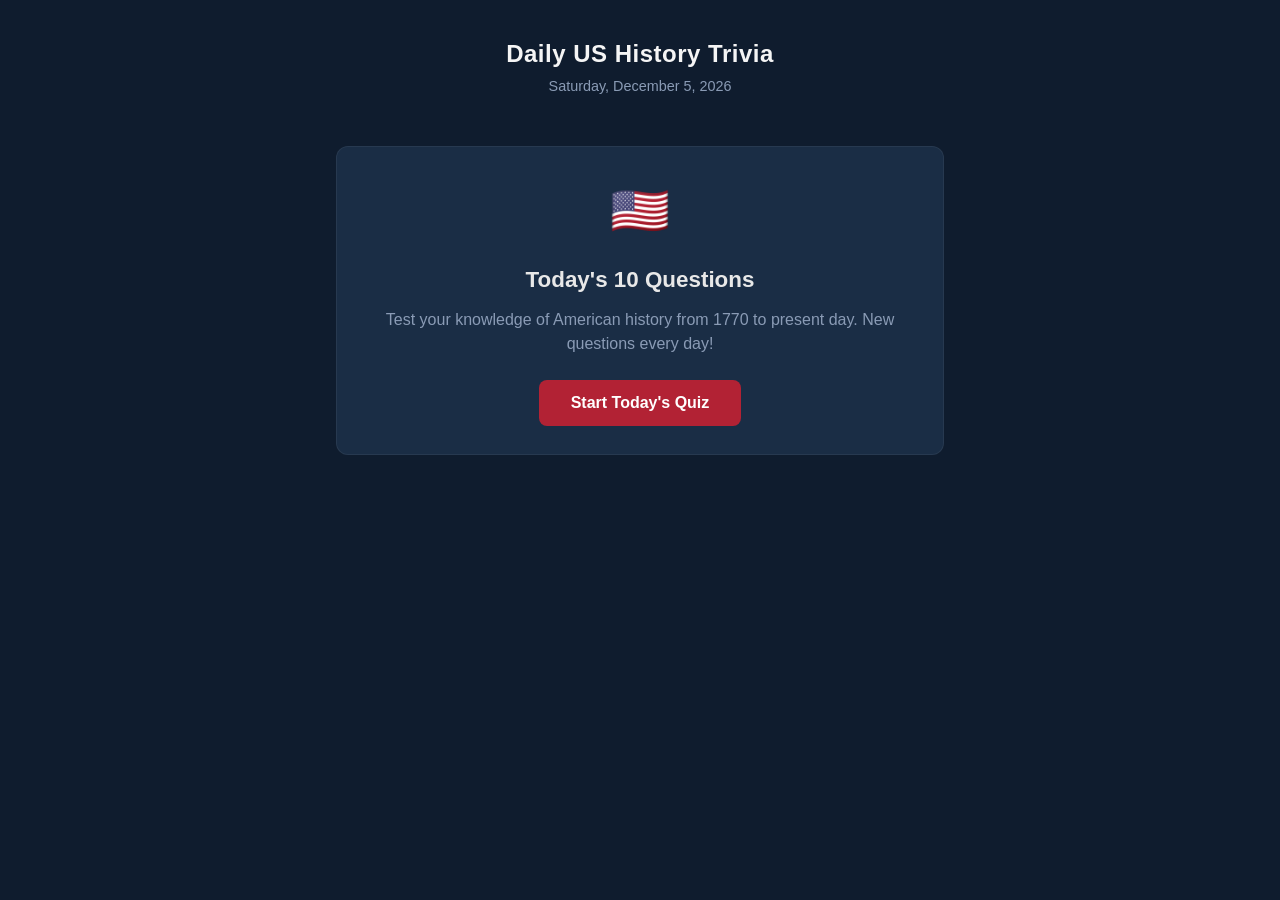
<file: index.html>
<!DOCTYPE html>
<html lang="en">
<head>
  <meta charset="UTF-8">
  <meta name="viewport" content="width=device-width, initial-scale=1.0">
  <title>Daily US History Trivia</title>
  <link rel="stylesheet" href="style.css">
</head>
<body>
  <div class="app">
    <header>
      <h1>Daily US History Trivia</h1>
      <p class="date" id="today-date"></p>
    </header>

    <!-- Start Screen -->
    <div id="screen-start" class="screen active">
      <div class="card start-card">
        <div class="start-icon">&#127482;&#127480;</div>
        <h2>Today's 10 Questions</h2>
        <p>Test your knowledge of American history from 1770 to present day. New questions every day!</p>
        <div id="streak-display" class="streak-display hidden">
          <span class="streak-flame">&#128293;</span>
          <span id="streak-count"></span> day streak
        </div>
        <button id="btn-start" class="btn btn-primary">Start Today's Quiz</button>
        <p id="already-played" class="already-played hidden">
          You already completed today's quiz! Score: <span id="prev-score"></span>/10
        </p>
        <button id="btn-practice" class="btn btn-outline hidden">Another practice round?</button>
        <p id="practice-done" class="already-played hidden">
          Practice round complete! Score: <span id="prev-practice-score"></span>/10
        </p>
      </div>
    </div>

    <!-- Quiz Screen -->
    <div id="screen-quiz" class="screen">
      <div class="progress-bar">
        <div class="progress-fill" id="progress-fill"></div>
      </div>
      <div class="question-counter">
        Question <span id="q-current">1</span> of 10
      </div>
      <div class="card quiz-card">
        <div class="era-badge" id="era-badge"></div>
        <h2 class="question-text" id="question-text"></h2>
        <div class="choices" id="choices"></div>
        <button id="btn-next" class="btn btn-primary hidden">Next Question</button>
      </div>
    </div>

    <!-- Results Screen -->
    <div id="screen-results" class="screen">
      <div class="card results-card">
        <h2 id="results-title">Today's Results</h2>
        <div class="score-circle">
          <span class="score-number" id="final-score">0</span>
          <span class="score-label">out of 10</span>
        </div>
        <p class="score-message" id="score-message"></p>
        <div id="results-streak" class="streak-display hidden">
          <span class="streak-flame">&#128293;</span>
          <span id="results-streak-count"></span> day streak!
        </div>
        <div class="results-breakdown" id="results-breakdown"></div>
        <button id="btn-practice-results" class="btn btn-outline hidden">Another practice round?</button>
        <button id="btn-home" class="btn btn-secondary">Back to Home</button>
      </div>
    </div>
  </div>

  <script src="questions.js"></script>
  <script src="app.js"></script>
</body>
</html>
</file>
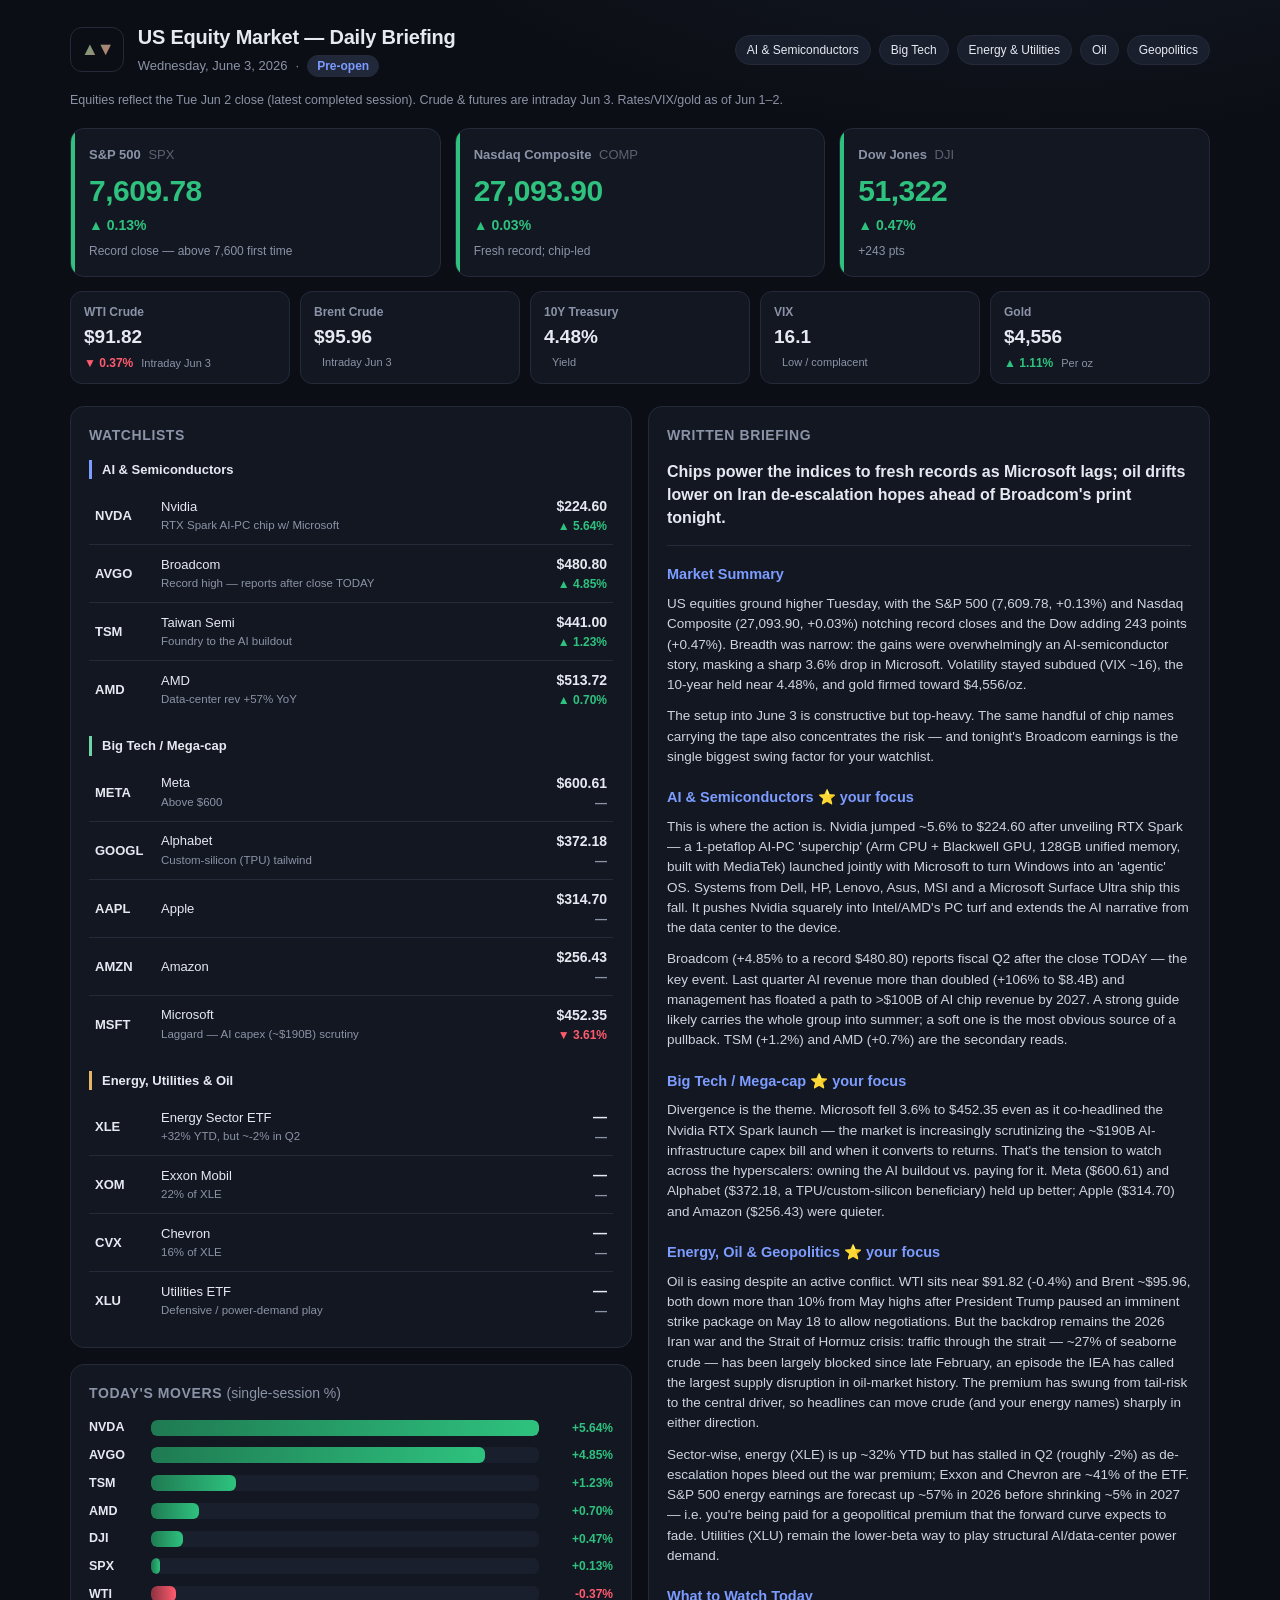
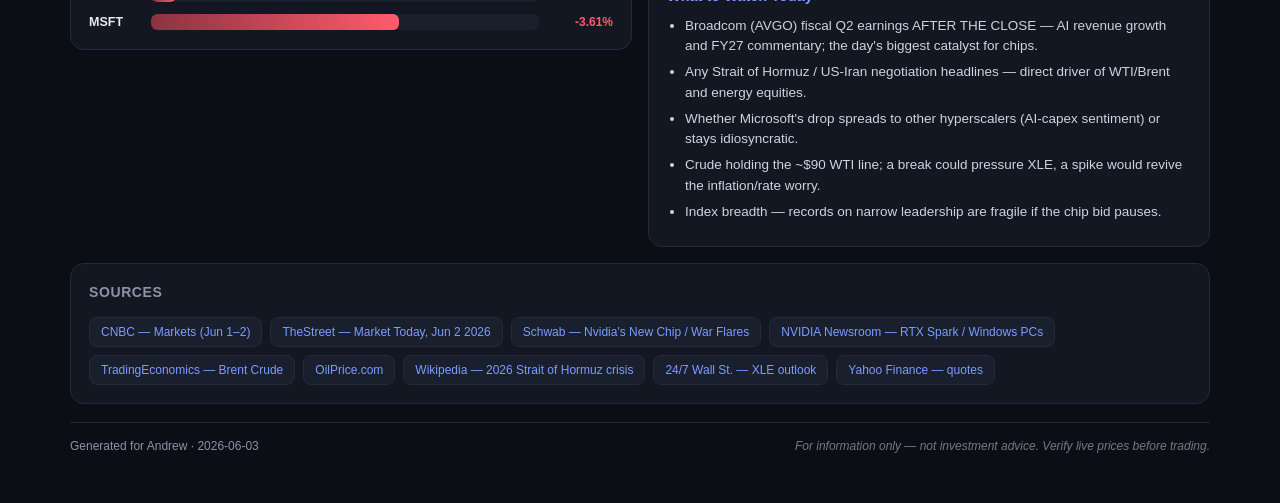
<file: market-briefing/index.html>
<!DOCTYPE html>
<html lang="en">
<head>
  <meta charset="UTF-8" />
  <meta name="viewport" content="width=device-width, initial-scale=1.0" />
  <title>US Equity Daily Briefing</title>
  <link rel="stylesheet" href="style.css" />
</head>
<body>
  <div class="wrap">

    <!-- Header -->
    <header class="topbar">
      <div class="brand">
        <div class="logo">▲▼</div>
        <div>
          <h1 id="m-title">US Equity Market — Daily Briefing</h1>
          <div class="sub"><span id="m-date"></span> · <span class="status-pill" id="m-status"></span></div>
        </div>
      </div>
      <div class="focus" id="m-focus"></div>
    </header>
    <p class="asof" id="m-asof"></p>

    <!-- Index tiles -->
    <section class="indices" id="indices" aria-label="Headline indices"></section>

    <!-- Macro strip -->
    <section class="macro" id="macro" aria-label="Cross-asset"></section>

    <!-- Two-column main: dashboard left, briefing right -->
    <div class="main">
      <div class="col-left">
        <section class="panel">
          <h2 class="panel-h">Watchlists</h2>
          <div class="groups" id="groups"></div>
        </section>

        <section class="panel">
          <h2 class="panel-h">Today's Movers <span class="muted">(single-session %)</span></h2>
          <div class="movers" id="movers"></div>
        </section>
      </div>

      <div class="col-right">
        <section class="panel briefing">
          <h2 class="panel-h">Written Briefing</h2>
          <p class="headline" id="brief-headline"></p>
          <div id="brief-body"></div>
        </section>
      </div>
    </div>

    <!-- Sources + footer -->
    <section class="panel">
      <h2 class="panel-h">Sources</h2>
      <div class="sources" id="sources"></div>
    </section>

    <footer class="foot">
      <span id="gen-note"></span>
      <span class="disclaimer">For information only — not investment advice. Verify live prices before trading.</span>
    </footer>
  </div>

  <script src="data.js"></script>
  <script src="app.js"></script>
</body>
</html>
</file>
<file: style.css>
*, *::before, *::after {
  box-sizing: border-box;
  margin: 0;
  padding: 0;
}

:root {
  --blue: #1a3a5c;
  --blue-light: #2c5f8a;
  --red: #b22234;
  --red-dark: #8b1a28;
  --gold: #daa520;
  --white: #f5f5f5;
  --bg: #0f1c2e;
  --card-bg: #1a2d45;
  --text: #e8e8e8;
  --text-muted: #8a9bb5;
  --correct: #2e7d32;
  --correct-bg: rgba(46, 125, 50, 0.15);
  --wrong: #c62828;
  --wrong-bg: rgba(198, 40, 40, 0.15);
  --radius: 12px;
}

body {
  font-family: -apple-system, BlinkMacSystemFont, "Segoe UI", Roboto, sans-serif;
  background: var(--bg);
  color: var(--text);
  min-height: 100vh;
  line-height: 1.5;
}

.app {
  max-width: 640px;
  margin: 0 auto;
  padding: 16px;
  min-height: 100vh;
}

header {
  text-align: center;
  padding: 20px 0 8px;
}

header h1 {
  font-size: 1.5rem;
  color: var(--white);
  letter-spacing: 0.5px;
}

.date {
  color: var(--text-muted);
  font-size: 0.9rem;
  margin-top: 4px;
}

/* Screens */
.screen {
  display: none;
}

.screen.active {
  display: block;
}

/* Cards */
.card {
  background: var(--card-bg);
  border-radius: var(--radius);
  padding: 28px 24px;
  border: 1px solid rgba(255, 255, 255, 0.06);
}

/* Start Screen */
.start-card {
  text-align: center;
  margin-top: 40px;
}

.start-icon {
  font-size: 3rem;
  margin-bottom: 16px;
}

.start-card h2 {
  font-size: 1.4rem;
  margin-bottom: 12px;
}

.start-card p {
  color: var(--text-muted);
  margin-bottom: 24px;
}

.streak-display {
  display: flex;
  align-items: center;
  justify-content: center;
  gap: 6px;
  font-size: 1.1rem;
  font-weight: 600;
  color: var(--gold);
  margin-bottom: 20px;
}

.streak-flame {
  font-size: 1.3rem;
}

.already-played {
  color: var(--text-muted);
  font-size: 0.9rem;
  margin-top: 16px;
}

/* Practice round badge */
.practice-badge {
  display: inline-block;
  background: var(--gold);
  color: var(--bg);
  font-size: 0.75rem;
  font-weight: 700;
  padding: 3px 10px;
  border-radius: 20px;
  margin-bottom: 8px;
  letter-spacing: 0.5px;
  text-transform: uppercase;
}

/* Buttons */
.btn {
  display: inline-block;
  padding: 14px 32px;
  border: none;
  border-radius: 8px;
  font-size: 1rem;
  font-weight: 600;
  cursor: pointer;
  transition: background 0.2s, transform 0.1s;
}

.btn:active {
  transform: scale(0.97);
}

.btn-primary {
  background: var(--red);
  color: white;
}

.btn-primary:hover {
  background: var(--red-dark);
}

.btn-secondary {
  background: var(--blue-light);
  color: white;
}

.btn-secondary:hover {
  background: var(--blue);
}

.btn-outline {
  background: transparent;
  color: var(--gold);
  border: 2px solid var(--gold);
  margin-top: 16px;
}

.btn-outline:hover {
  background: rgba(218, 165, 32, 0.15);
}

/* Progress Bar */
.progress-bar {
  height: 6px;
  background: rgba(255, 255, 255, 0.1);
  border-radius: 3px;
  margin-bottom: 12px;
  overflow: hidden;
}

.progress-fill {
  height: 100%;
  background: var(--red);
  border-radius: 3px;
  transition: width 0.4s ease;
  width: 0;
}

.question-counter {
  text-align: center;
  color: var(--text-muted);
  font-size: 0.85rem;
  margin-bottom: 16px;
}

/* Quiz Card */
.quiz-card {
  position: relative;
}

.era-badge {
  display: inline-block;
  background: var(--blue-light);
  color: var(--white);
  font-size: 0.75rem;
  font-weight: 600;
  padding: 4px 12px;
  border-radius: 20px;
  margin-bottom: 16px;
  letter-spacing: 0.3px;
}

.question-text {
  font-size: 1.15rem;
  line-height: 1.6;
  margin-bottom: 24px;
  font-weight: 500;
}

/* Choices */
.choices {
  display: flex;
  flex-direction: column;
  gap: 10px;
  margin-bottom: 20px;
}

.choice-btn {
  display: flex;
  align-items: center;
  gap: 12px;
  width: 100%;
  padding: 14px 16px;
  background: rgba(255, 255, 255, 0.04);
  border: 2px solid rgba(255, 255, 255, 0.1);
  border-radius: 10px;
  color: var(--text);
  font-size: 0.95rem;
  cursor: pointer;
  text-align: left;
  transition: border-color 0.2s, background 0.2s;
  line-height: 1.4;
}

.choice-btn:hover:not(.disabled) {
  border-color: rgba(255, 255, 255, 0.3);
  background: rgba(255, 255, 255, 0.08);
}

.choice-letter {
  flex-shrink: 0;
  width: 30px;
  height: 30px;
  display: flex;
  align-items: center;
  justify-content: center;
  border-radius: 50%;
  background: rgba(255, 255, 255, 0.1);
  font-weight: 700;
  font-size: 0.85rem;
}

.choice-btn.correct {
  border-color: var(--correct);
  background: var(--correct-bg);
}

.choice-btn.correct .choice-letter {
  background: var(--correct);
  color: white;
}

.choice-btn.wrong {
  border-color: var(--wrong);
  background: var(--wrong-bg);
}

.choice-btn.wrong .choice-letter {
  background: var(--wrong);
  color: white;
}

.choice-btn.disabled {
  cursor: default;
  opacity: 0.6;
}

.choice-btn.correct.disabled,
.choice-btn.wrong.disabled {
  opacity: 1;
}

#btn-next {
  width: 100%;
  margin-top: 4px;
}

/* Results Screen */
.results-card {
  text-align: center;
  margin-top: 24px;
}

.results-card h2 {
  margin-bottom: 24px;
}

.score-circle {
  display: flex;
  flex-direction: column;
  align-items: center;
  justify-content: center;
  width: 140px;
  height: 140px;
  border-radius: 50%;
  border: 4px solid var(--gold);
  margin: 0 auto 20px;
}

.score-number {
  font-size: 3rem;
  font-weight: 800;
  color: var(--gold);
  line-height: 1;
}

.score-label {
  font-size: 0.85rem;
  color: var(--text-muted);
}

.score-message {
  font-size: 1.1rem;
  margin-bottom: 24px;
  color: var(--text-muted);
}

.results-breakdown {
  text-align: left;
  margin-bottom: 24px;
}

.result-item {
  display: flex;
  gap: 10px;
  padding: 12px 0;
  border-bottom: 1px solid rgba(255, 255, 255, 0.06);
  font-size: 0.9rem;
}

.result-item:last-child {
  border-bottom: none;
}

.result-icon {
  flex-shrink: 0;
  font-size: 1.1rem;
  margin-top: 1px;
}

.result-question {
  color: var(--text-muted);
  line-height: 1.4;
}

.result-answer {
  color: var(--text);
  font-weight: 500;
}

#btn-home {
  margin-top: 8px;
}

.hidden {
  display: none !important;
}

/* Responsive */
@media (max-width: 480px) {
  .app {
    padding: 12px;
  }

  header h1 {
    font-size: 1.25rem;
  }

  .card {
    padding: 20px 16px;
  }

  .question-text {
    font-size: 1.05rem;
  }
}
</file>
<file: market-briefing/style.css>
:root {
  --bg: #0b0e14;
  --panel: #131722;
  --panel-2: #1a1f2e;
  --line: #242a3a;
  --text: #e6e9f0;
  --muted: #8b93a7;
  --up: #2ec27e;
  --down: #ff5b6e;
  --flat: #8b93a7;
  --accent: #7c9cff;
  --radius: 14px;
  font-synthesis: none;
}

* { box-sizing: border-box; }

body {
  margin: 0;
  background: radial-gradient(1200px 600px at 80% -10%, #161c2b 0%, var(--bg) 60%);
  color: var(--text);
  font-family: -apple-system, BlinkMacSystemFont, "Segoe UI", Roboto, Helvetica, Arial, sans-serif;
  line-height: 1.5;
  -webkit-font-smoothing: antialiased;
}

.wrap { max-width: 1180px; margin: 0 auto; padding: 22px 20px 48px; }

/* ---- Header ---- */
.topbar {
  display: flex; align-items: center; justify-content: space-between;
  gap: 16px; flex-wrap: wrap;
}
.brand { display: flex; align-items: center; gap: 14px; }
.logo {
  font-size: 18px; letter-spacing: -2px; font-weight: 800;
  background: linear-gradient(135deg, var(--up), var(--down));
  -webkit-background-clip: text; background-clip: text; color: transparent;
  border: 1px solid var(--line); border-radius: 12px; padding: 8px 10px;
}
h1 { font-size: 20px; margin: 0; font-weight: 700; letter-spacing: -0.2px; }
.sub { color: var(--muted); font-size: 13px; margin-top: 3px; display: flex; align-items: center; gap: 8px; }
.status-pill {
  background: #20283a; color: var(--accent); border: 1px solid var(--line);
  padding: 1px 9px; border-radius: 999px; font-size: 12px; font-weight: 600;
}
.focus { display: flex; flex-wrap: wrap; gap: 8px; }
.chip {
  font-size: 12px; color: var(--text); background: var(--panel-2);
  border: 1px solid var(--line); padding: 5px 11px; border-radius: 999px;
}
.asof { color: var(--muted); font-size: 12.5px; margin: 14px 0 18px; }

/* ---- Index tiles ---- */
.indices {
  display: grid; grid-template-columns: repeat(3, 1fr); gap: 14px; margin-bottom: 14px;
}
.tile {
  background: var(--panel); border: 1px solid var(--line); border-radius: var(--radius);
  padding: 16px 18px; position: relative; overflow: hidden;
}
.tile::before {
  content: ""; position: absolute; left: 0; top: 0; bottom: 0; width: 4px;
  background: var(--flat);
}
.tile.up::before { background: var(--up); }
.tile.down::before { background: var(--down); }
.tile-name { font-size: 13px; color: var(--muted); font-weight: 600; }
.tile-name .tk { color: var(--muted); opacity: .6; font-weight: 500; margin-left: 4px; }
.tile-val { font-size: 30px; font-weight: 750; letter-spacing: -0.5px; margin: 4px 0 2px; }
.tile-chg { font-size: 14px; font-weight: 700; }
.tile-note { font-size: 12px; color: var(--muted); margin-top: 6px; }

/* ---- Macro strip ---- */
.macro {
  display: grid; grid-template-columns: repeat(5, 1fr); gap: 10px; margin-bottom: 22px;
}
.macro-cell {
  background: var(--panel); border: 1px solid var(--line); border-radius: 12px; padding: 11px 13px;
}
.macro-label { font-size: 12px; color: var(--muted); font-weight: 600; }
.macro-val { font-size: 19px; font-weight: 700; margin: 2px 0; }
.macro-meta { display: flex; align-items: center; gap: 8px; }
.macro-chg { font-size: 12px; font-weight: 700; }
.macro-sub { font-size: 11px; color: var(--muted); }

/* ---- Colors for up/down/flat ---- */
.up { color: var(--up); }
.down { color: var(--down); }
.flat { color: var(--flat); }

/* ---- Main grid ---- */
.main { display: grid; grid-template-columns: 1fr 1fr; gap: 16px; align-items: start; }
.panel {
  background: var(--panel); border: 1px solid var(--line); border-radius: var(--radius);
  padding: 18px; margin-bottom: 16px;
}
.panel-h { font-size: 14px; text-transform: uppercase; letter-spacing: 0.6px; color: var(--muted);
  margin: 0 0 14px; font-weight: 700; }
.panel-h .muted { text-transform: none; letter-spacing: 0; font-weight: 500; }
.muted { color: var(--muted); }

/* ---- Watchlist groups ---- */
.group { margin-bottom: 18px; }
.group:last-child { margin-bottom: 0; }
.group-title {
  font-size: 13px; font-weight: 700; margin: 0 0 8px; padding-left: 10px;
  border-left: 3px solid var(--accent); color: var(--text);
}
.rows { display: flex; flex-direction: column; }
.row {
  display: grid; grid-template-columns: 56px 1fr auto; gap: 10px; align-items: center;
  padding: 9px 6px; border-bottom: 1px solid var(--line);
}
.row:last-child { border-bottom: none; }
.row-tk { font-weight: 700; font-size: 13px; font-variant-numeric: tabular-nums; }
.row-name { font-size: 13px; }
.row-note { font-size: 11.5px; color: var(--muted); margin-top: 1px; }
.row-right { text-align: right; }
.row-price { font-size: 14px; font-weight: 650; font-variant-numeric: tabular-nums; }
.row-chg { font-size: 12px; font-weight: 700; }

/* ---- Movers bars ---- */
.movers { display: flex; flex-direction: column; gap: 9px; }
.bar-row { display: grid; grid-template-columns: 52px 1fr 64px; gap: 10px; align-items: center; }
.bar-tk { font-size: 12.5px; font-weight: 700; }
.bar-track { background: var(--panel-2); border-radius: 6px; height: 16px; overflow: hidden; }
.bar-fill { height: 100%; border-radius: 6px; transition: width .4s ease; }
.bar-fill.up { background: linear-gradient(90deg, #1f7a52, var(--up)); }
.bar-fill.down { background: linear-gradient(90deg, #8c3340, var(--down)); }
.bar-val { font-size: 12px; font-weight: 700; text-align: right; font-variant-numeric: tabular-nums; }

/* ---- Written briefing ---- */
.briefing .headline {
  font-size: 16px; font-weight: 650; line-height: 1.45; margin: 0 0 18px;
  color: var(--text); padding-bottom: 16px; border-bottom: 1px solid var(--line);
}
.brief-h { font-size: 14.5px; font-weight: 700; margin: 20px 0 8px; color: var(--accent); }
.brief-h:first-of-type { margin-top: 0; }
.brief-p { font-size: 13.5px; color: #cdd3e0; margin: 0 0 11px; }
.brief-ul { margin: 0; padding-left: 18px; }
.brief-ul li { font-size: 13.5px; color: #cdd3e0; margin-bottom: 6px; }

/* ---- Sources ---- */
.sources { display: flex; flex-wrap: wrap; gap: 8px; }
.src {
  font-size: 12px; color: var(--accent); text-decoration: none;
  background: var(--panel-2); border: 1px solid var(--line);
  padding: 5px 11px; border-radius: 8px;
}
.src:hover { border-color: var(--accent); }

/* ---- Footer ---- */
.foot {
  display: flex; justify-content: space-between; flex-wrap: wrap; gap: 8px;
  color: var(--muted); font-size: 12px; margin-top: 18px;
  border-top: 1px solid var(--line); padding-top: 14px;
}
.disclaimer { font-style: italic; opacity: .8; }

/* ---- Responsive ---- */
@media (max-width: 880px) {
  .main { grid-template-columns: 1fr; }
  .indices { grid-template-columns: 1fr; }
  .macro { grid-template-columns: repeat(2, 1fr); }
}
</file>
